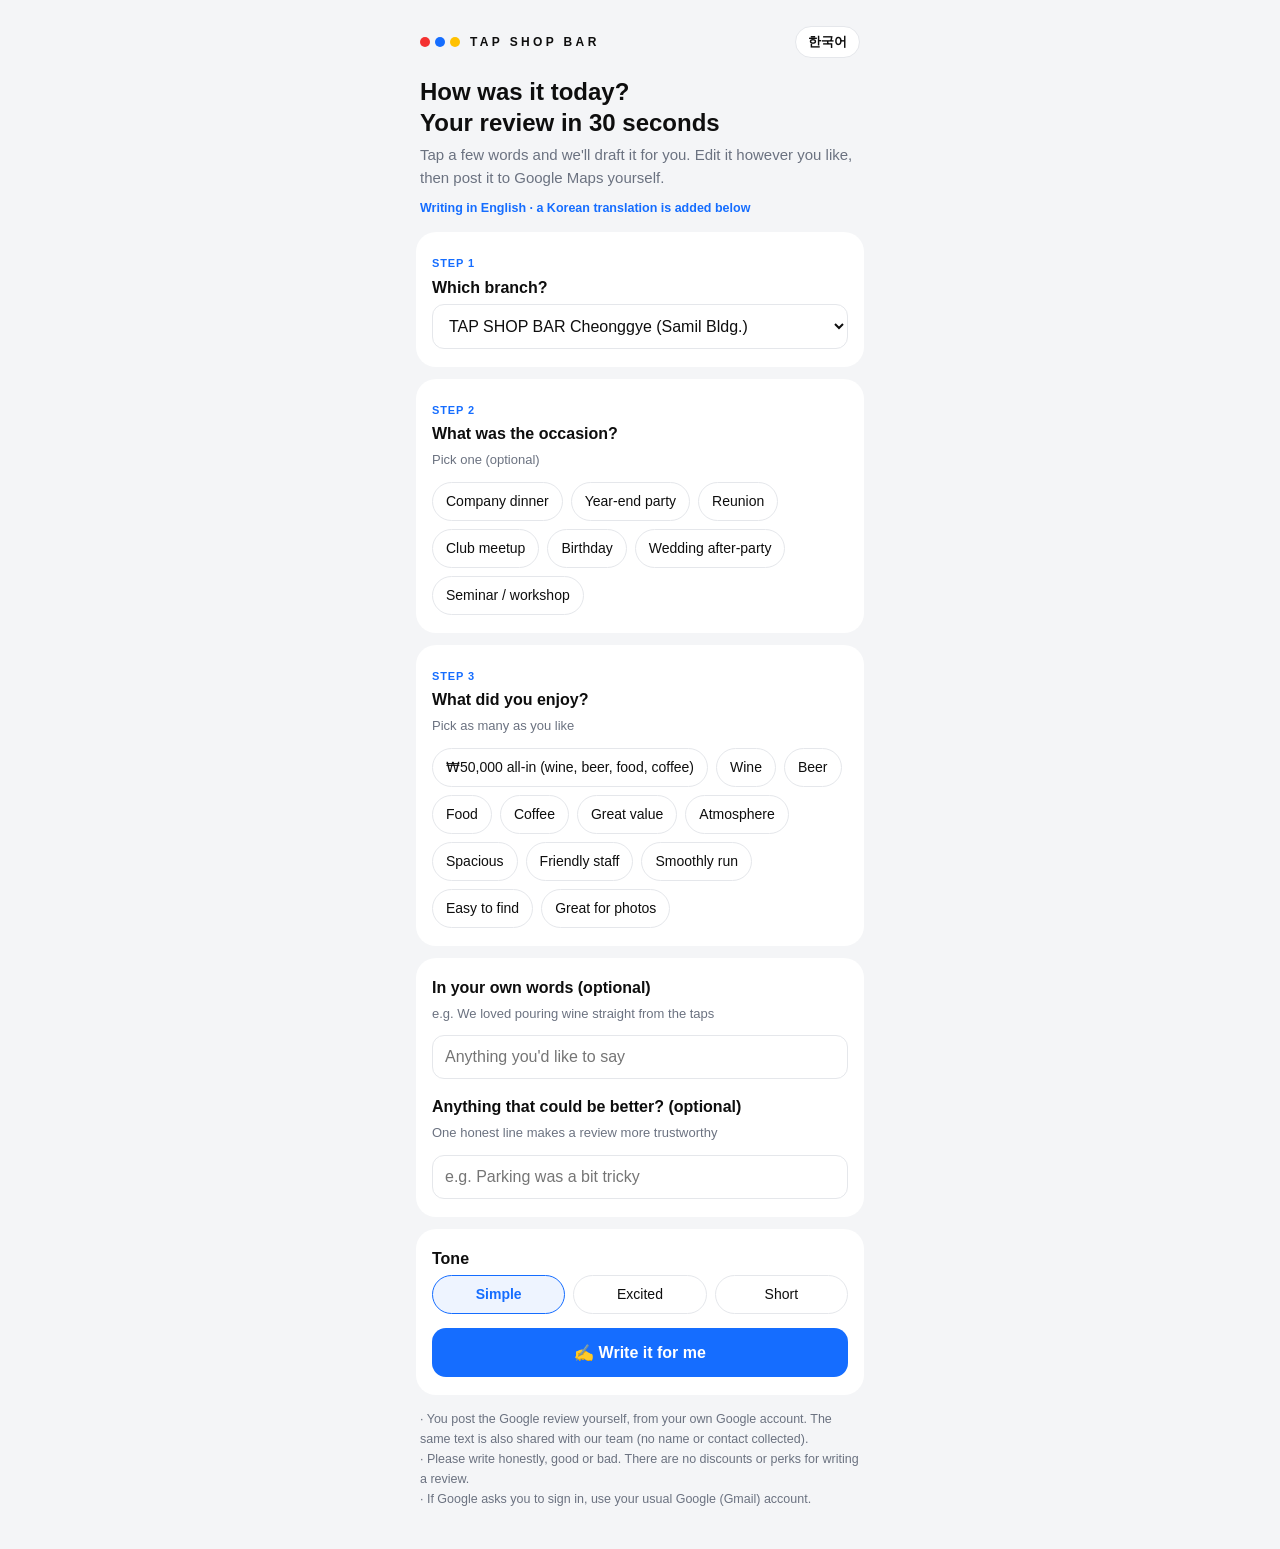
<file: review.html>
<!doctype html>
<html lang="ko">
<head>
<meta charset="utf-8">
<meta name="viewport" content="width=device-width,initial-scale=1,viewport-fit=cover">
<title>TAP SHOP BAR | 후기 도우미</title>
<meta name="robots" content="noindex">
<meta property="og:title" content="탭샵바 | 오늘 어떠셨어요?">
<meta property="og:description" content="단어 몇 개만 고르면 구글 후기가 30초에 끝나요">
<meta property="og:image" content="https://tapshopbar.github.io/event/assets/img/table.jpg">
<link rel="icon" href="https://tapshopbar.github.io/event/assets/img/favicon.png">
<script>
/* 카카오톡 안에서 열리면 기본 브라우저(사파리·크롬)로 넘김: 구글 로그인이 거기 있어서 */
(function(){var ua=navigator.userAgent||'';if(/KAKAOTALK/i.test(ua)&&location.search.indexOf('kx=1')<0){var u=location.href+(location.search?'&':'?')+'kx=1';location.href='kakaotalk://web/openExternal?url='+encodeURIComponent(u);}})();
</script>
<style>
:root{--blue:#156DFF;--red:#F43131;--yel:#FFC100;--ink:#0E0E0E;--sub:#6B7280;--line:#E5E7EB;--bg:#F4F5F7;--wine:#4A0B18}
*{box-sizing:border-box;-webkit-tap-highlight-color:transparent}
body{margin:0;background:var(--bg);color:var(--ink);font-family:-apple-system,BlinkMacSystemFont,"Apple SD Gothic Neo","Pretendard","Noto Sans KR",sans-serif;font-size:16px;line-height:1.5}
.wrap{max-width:480px;margin:0 auto;padding:20px 16px 40px}
.brand{display:flex;align-items:center;gap:10px;margin:6px 4px 18px}
.dots{display:flex;gap:5px}.dots i{width:10px;height:10px;border-radius:50%;display:block}
.dots i:nth-child(1){background:var(--red)}.dots i:nth-child(2){background:var(--blue)}.dots i:nth-child(3){background:var(--yel)}
.brand b{letter-spacing:.28em;font-size:12px;font-weight:700}
h1{font-size:24px;line-height:1.3;margin:0 4px 6px;font-weight:800}
.lead{color:var(--sub);margin:0 4px 18px;font-size:15px}
.card{background:#fff;border-radius:20px;padding:18px 16px;margin-bottom:12px}
.q{font-weight:700;font-size:16px;margin:0 0 4px}
.hint{color:var(--sub);font-size:13px;margin:0 0 12px}
.chips{display:flex;flex-wrap:wrap;gap:8px}
.chip{border:1.5px solid var(--line);background:#fff;border-radius:999px;padding:8px 13px;font-size:14px;cursor:pointer;user-select:none}
.chip.on{border-color:var(--blue);background:#EEF4FF;color:var(--blue);font-weight:700}
select,input[type=text],textarea{width:100%;border:1.5px solid var(--line);border-radius:12px;padding:12px;font-size:16px;font-family:inherit;background:#fff;color:var(--ink)}
textarea{min-height:230px;resize:vertical;line-height:1.6}
.btn:disabled{opacity:.6}
.btn{display:flex;align-items:center;justify-content:center;gap:8px;width:100%;border:0;border-radius:14px;padding:15px;font-size:16px;font-weight:700;cursor:pointer;font-family:inherit}
.primary{background:var(--blue);color:#fff}
.ghost{background:#F2F4F6;color:var(--ink)}
.row{display:flex;gap:8px}.row .btn{flex:1}
.post{display:grid;gap:8px}
.post .btn{justify-content:flex-start;padding:14px 16px;background:#fff;border:1.5px solid var(--line);color:var(--ink)}
.post .btn small{margin-left:auto;color:var(--sub);font-weight:500;font-size:12px}
.badge{width:26px;height:26px;border-radius:8px;display:inline-flex;align-items:center;justify-content:center;color:#fff;font-size:13px;font-weight:800}
.g{background:#4285F4}.n{background:#03C75A}.nb{background:#03C75A}.ig{background:linear-gradient(45deg,#F58529,#DD2A7B,#8134AF)}
.hidden{display:none}
.note{font-size:12.5px;color:var(--sub);line-height:1.6;margin:14px 4px 0}
.toast{position:fixed;left:50%;bottom:28px;transform:translateX(-50%);background:rgba(14,14,14,.92);color:#fff;padding:12px 18px;border-radius:999px;font-size:14px;opacity:0;transition:.25s;pointer-events:none;white-space:nowrap}
.toast.show{opacity:1}
.step{display:inline-block;font-size:11px;font-weight:800;color:var(--blue);letter-spacing:.08em;margin-bottom:4px}
.how{margin:0;padding-left:20px;color:#374151;font-size:14.5px;line-height:1.8}.how b{color:var(--blue)}
.agree{display:flex;gap:8px;align-items:flex-start;font-size:14px;color:#374151;margin-top:14px;line-height:1.5}.agree input{width:18px;height:18px;margin-top:2px;flex:none}
.tone{display:flex;gap:8px}.tone .chip{flex:1;text-align:center}
.brand{justify-content:flex-start}.brand .lang{margin-left:auto;border:1.5px solid var(--line);background:#fff;border-radius:999px;padding:6px 12px;font-size:13px;font-weight:700;color:var(--ink);cursor:pointer;font-family:inherit}
.langnote{font-size:12.5px;color:var(--blue);font-weight:600;margin:-8px 4px 14px}
.kobox{margin-top:12px;background:#F7F8FA;border:1.5px dashed var(--line);border-radius:12px;padding:12px}
.kobox .lbl{font-size:12px;font-weight:700;color:var(--sub);margin-bottom:6px;display:flex;justify-content:space-between}
.kobox textarea{min-height:150px;background:#fff}
</style>
</head>
<body>
<div class="wrap">
  <div class="brand"><div class="dots"><i></i><i></i><i></i></div><b>TAP SHOP BAR</b><button class="lang" id="langBtn" type="button"></button></div>
  <h1 data-t="h1"></h1>
  <p class="lead" data-t="lead"></p>
  <p class="langnote hidden" id="langNote"></p>

  <div class="card"><span class="step">STEP 1</span><p class="q" data-t="q1"></p><select id="branch"></select></div>
  <div class="card"><span class="step">STEP 2</span><p class="q" data-t="q2"></p><p class="hint" data-t="h2"></p><div class="chips" id="occ"></div></div>
  <div class="card"><span class="step">STEP 3</span><p class="q" data-t="q3"></p><p class="hint" data-t="h3"></p><div class="chips" id="likes"></div></div>
  <div class="card">
    <p class="q" data-t="qFree"></p><p class="hint" data-t="hFree"></p>
    <input type="text" id="free" maxlength="150">
    <p class="q" style="margin-top:16px" data-t="qCons"></p><p class="hint" data-t="hCons"></p>
    <input type="text" id="cons" maxlength="150">
  </div>
  <div class="card">
    <p class="q" data-t="qTone"></p>
    <div class="tone chips" id="tone"></div>
    <div style="height:14px"></div>
    <button class="btn primary" id="gen" data-t="gen"></button>
  </div>

  <div class="card hidden" id="out">
    <span class="step">STEP 4</span>
    <p class="q" data-t="q4"></p>
    <textarea id="text"></textarea>
    <div class="kobox hidden" id="koBox"><div class="lbl"><span data-t="koLbl"></span><span id="koState"></span></div><textarea id="ko"></textarea></div>
    <div class="row" style="margin-top:8px">
      <button class="btn ghost" id="again" data-t="again"></button>
      <button class="btn ghost" id="copy" data-t="copy"></button>
    </div>
  </div>

  <div class="card hidden" id="postCard">
    <span class="step">STEP 5</span>
    <p class="q" data-t="q5"></p>
    <button class="btn primary" data-go="google" style="margin:8px 0 14px"><span class="badge g" style="background:#fff;color:#4285F4">G</span><span data-t="goBtn"></span></button>
    <ol class="how" id="how"></ol>
    <label class="agree"><input type="checkbox" id="quote"> <span data-t="agree"></span></label>
    <button class="btn ghost" id="onlyUs" style="margin-top:12px" data-t="onlyUs"></button>
    <p class="hint" style="margin:10px 0 0" data-t="sendHint"></p>
  </div>
  <div class="card hidden" id="thanks" style="text-align:center;padding:28px 16px">
    <div class="dots" style="justify-content:center;margin-bottom:12px"><i></i><i></i><i></i></div>
    <p class="q" style="font-size:19px" data-t="thx1"></p>
    <p class="hint" style="margin:0" data-t="thx2"></p>
  </div>
  <p class="note" data-t="note"></p>
</div>
<div class="toast" id="toast"></div>

<script>
/* ===== 지점 (QR마다 ?s=cheonggye 처럼 고정) ===== */
const BRANCHES = {
  cheonggye: {name:'탭샵바 청계천삼일빌딩점', en:'TAP SHOP BAR Cheonggye (Samil Bldg.)', short:'청계점', google:'ChIJ0Ros8iCjfDURwRv5NNnzdWU', loc:'종각역에서 가까워서'},
  sangam:    {name:'탭샵바 상암MBC점',       en:'TAP SHOP BAR Sangam MBC',            short:'상암점', google:'ChIJmYNiFwCZfDURSdkB04auPnA', loc:'MBC 건물 안이라 찾기 쉬워서'},
  magok:     {name:'탭샵바 마곡점',          en:'TAP SHOP BAR Magok',                 short:'마곡점', google:'ChIJJeTFltOdfDURXVSRH2G8-d0', loc:'마곡역에서 가까워서'},
  dongdaemun:{name:'탭샵바 동대문두타점',    en:'TAP SHOP BAR Dongdaemun (Doota)',    short:'동대문점', google:'ChIJ64lRE5KjfDURStbDId_7-eA', loc:'두타 건물이라 찾기 쉬워서'}
};
/* 후기 받는 곳·초안 쓰기: 같은 Apps Script 웹 앱 (type=review / write / translate) */
const SAVE_API = 'https://script.google.com/macros/s/AKfycbxOZFtdBChQh5_eq9HWDV_SpgMqKOGTnOe4uoVSLc8VNM8wJd93jWZ-sGM5VPAZpAta/exec';
let lastGen = '';
const RID = 'R' + Date.now().toString(36) + Math.random().toString(36).slice(2,6);

/* ===== 화면 글자 (ko 기본 · en · ja · zh, 그 밖의 언어는 화면은 영어, 후기는 그 언어로) ===== */
const OCC_K = ['corp','yearend','alumni','club','bday','wedding','seminar'];
const LIKE_K = ['p50','wine','beer','food','coffee','value','mood','space','staff','smooth','loc','photo'];
const TONE_K = ['plain','fun','short'];
const I18N = {
 ko:{ h1:'오늘 어떠셨어요?<br>30초면 후기 끝나요', lead:'단어 몇 개만 고르시면 문장은 저희가 다듬어 드려요. 마음에 들게 고친 뒤 구글 지도에 직접 올려 주세요.',
  q1:'어느 지점이었나요?', q2:'어떤 자리였나요?', h2:'하나만 골라 주세요 (선택)', q3:'기억에 남는 걸 골라 주세요', h3:'여러 개 골라도 돼요',
  qFree:'직접 한마디 (선택)', hFree:'예: 팀장님이 와인 고르는 거 재밌어하심', pFree:'자유롭게 적어 주세요',
  qCons:'아쉬웠던 점 (선택)', hCons:'솔직한 한 줄이 오히려 믿음을 줘요', pCons:'예: 주차가 조금 불편했어요',
  qTone:'말투', gen:'✍️ 후기 써 줘', writing:'✍️ 쓰는 중…', q4:'이렇게 써 봤어요. 마음대로 고쳐 주세요', again:'↻ 다르게 써 줘', copy:'복사', koLbl:'한국어 번역', 
  q5:'구글 지도에 올리기', goBtn:'복사하고 구글에 올리기',
  how:['위 버튼을 누르면 글이 복사되고 구글 리뷰 창이 열려요','별점을 눌러 주세요','글칸을 길게 눌러 <b>붙여넣기</b>','사진도 한 장 넣어 주시면 최고예요','오른쪽 아래 <b>게시</b>'],
  agree:'탭샵바 홈페이지·SNS에 이름 없이 소개해도 좋아요 (선택)', onlyUs:'구글은 어려워요 · 탭샵바에만 남길게요', sendHint:'버튼을 누르면 이 후기가 탭샵바에도 전해져요. 이름·연락처는 받지 않아요.',
  thx1:'고맙습니다!', thx2:'남겨 주신 후기는 매장 팀에 잘 전할게요.<br>다음에 또 뵈어요.',
  note:'· 구글 후기는 손님 본인의 구글 계정으로, 손님이 직접 올립니다. 버튼을 누르시면 같은 글이 탭샵바에도 전해져 매장 팀이 읽어요(이름·연락처는 받지 않아요).<br>· 좋았던 점도 아쉬웠던 점도 느끼신 그대로 남겨 주세요. 후기 작성에 따른 할인·서비스 혜택은 없습니다.<br>· 구글 로그인 화면이 나오면 평소 쓰시는 구글(Gmail) 계정으로 로그인하시면 돼요.',
  tCopied:'복사했어요', tNeed:'후기 글을 먼저 만들어 주세요', tGo:'복사 완료! 별점 → 글칸 길게 눌러 붙여넣기', langNote:'',
  occ:['회사 회식','송년회','동창 모임','동호회','생일 파티','웨딩 애프터파티','세미나·워크숍'],
  likes:['1인 5만원 구성','와인','맥주','식사','커피','가성비','분위기','넓은 공간','직원 친절','진행이 매끄러움','찾아오기 쉬움','사진 잘 나옴'],
  tone:['담백하게','신나게','짧게'] },
 en:{ h1:'How was it today?<br>Your review in 30 seconds', lead:'Tap a few words and we\'ll draft it for you. Edit it however you like, then post it to Google Maps yourself.',
  q1:'Which branch?', q2:'What was the occasion?', h2:'Pick one (optional)', q3:'What did you enjoy?', h3:'Pick as many as you like',
  qFree:'In your own words (optional)', hFree:'e.g. We loved pouring wine straight from the taps', pFree:'Anything you\'d like to say',
  qCons:'Anything that could be better? (optional)', hCons:'One honest line makes a review more trustworthy', pCons:'e.g. Parking was a bit tricky',
  qTone:'Tone', gen:'✍️ Write it for me', writing:'✍️ Writing…', q4:'Here\'s a draft. Edit freely', again:'↻ Try another', copy:'Copy', koLbl:'Korean translation · copied together',
  q5:'Post to Google Maps', goBtn:'Copy & open Google review',
  how:['Tap the button: your review is copied and Google\'s review window opens','Tap the stars','Long-press the text box and <b>Paste</b>','A photo makes it even better','Tap <b>Post</b>'],
  agree:'OK to feature this on TAP SHOP BAR\'s website/social, without my name (optional)', onlyUs:'Skip Google · just send it to TAP SHOP BAR', sendHint:'Your review is also shared with TAP SHOP BAR. We don\'t collect your name or contact.',
  thx1:'Thank you!', thx2:'We\'ll pass your review on to the team.<br>Hope to see you again.',
  note:'· You post the Google review yourself, from your own Google account. The same text is also shared with our team (no name or contact collected).<br>· Please write honestly, good or bad. There are no discounts or perks for writing a review.<br>· If Google asks you to sign in, use your usual Google (Gmail) account.',
  tCopied:'Copied', tNeed:'Please write your review first', tGo:'Copied! Tap the stars, then long-press to paste', langNote:'Writing in {L} · a Korean translation is added below',
  occ:['Company dinner','Year-end party','Reunion','Club meetup','Birthday','Wedding after-party','Seminar / workshop'],
  likes:['₩50,000 all-in (wine, beer, food, coffee)','Wine','Beer','Food','Coffee','Great value','Atmosphere','Spacious','Friendly staff','Smoothly run','Easy to find','Great for photos'],
  tone:['Simple','Excited','Short'] },
 ja:{ h1:'今日はいかがでしたか?<br>30秒でレビュー完成', lead:'言葉をいくつか選ぶだけで文章を作ります。自由に直してから、ご自身でGoogleマップに投稿してください。',
  q1:'どの店舗でしたか?', q2:'どんな集まりでしたか?', h2:'1つ選んでください(任意)', q3:'よかったものを選んでください', h3:'いくつでも選べます',
  qFree:'ひとこと(任意)', hFree:'例: タップからワインを注ぐのが楽しかった', pFree:'ご自由にどうぞ',
  qCons:'残念だった点(任意)', hCons:'正直なひとことが信頼につながります', pCons:'例: 駐車が少し不便でした',
  qTone:'トーン', gen:'✍️ 書いてもらう', writing:'✍️ 作成中…', q4:'下書きです。自由に直してください', again:'↻ 別の文で', copy:'コピー', koLbl:'韓国語訳 · 一緒にコピーされます',
  q5:'Googleマップに投稿', goBtn:'コピーしてGoogleレビューを開く',
  how:['ボタンを押すと文章がコピーされ、Googleのレビュー画面が開きます','星をタップ','入力欄を長押しして<b>ペースト</b>','写真もあると最高です','<b>投稿</b>をタップ'],
  agree:'名前なしでTAP SHOP BARのサイト・SNSで紹介してもOK(任意)', onlyUs:'Googleは難しい · TAP SHOP BARにだけ送る', sendHint:'このレビューはTAP SHOP BARにも届きます。お名前・連絡先はいただきません。',
  thx1:'ありがとうございます!', thx2:'いただいたレビューは店舗スタッフに伝えます。<br>またのお越しをお待ちしています。',
  note:'· Googleレビューはご本人のGoogleアカウントで、ご自身で投稿します。同じ文章がTAP SHOP BARにも届きます(お名前・連絡先はいただきません)。<br>· 良かった点も残念な点も、感じたままにどうぞ。レビューによる割引・特典はありません。<br>· Googleのログイン画面が出たら、普段お使いのGoogleアカウントでログインしてください。',
  tCopied:'コピーしました', tNeed:'先にレビューを作ってください', tGo:'コピー完了! 星 → 長押しでペースト', langNote:'{L}で作成 · 下に韓国語訳が付きます',
  occ:['会社の会食','忘年会','同窓会','サークル','誕生日','ウェディング二次会','セミナー・ワークショップ'],
  likes:['1人5万ウォン(ワイン・ビール・食事・コーヒー込み)','ワイン','ビール','食事','コーヒー','コスパ','雰囲気','広い空間','親切なスタッフ','進行がスムーズ','行きやすい','写真映え'],
  tone:['落ち着いて','元気に','短く'] },
 zh:{ h1:'今天感觉如何?<br>30秒写好评价', lead:'选几个词，我们帮你写好草稿。随意修改后，由你亲自发布到谷歌地图。',
  q1:'哪家门店?', q2:'是什么聚会?', h2:'选一个(可选)', q3:'哪些让你印象深刻?', h3:'可多选',
  qFree:'说一句(可选)', hFree:'例如: 大家很喜欢从酒头直接接葡萄酒', pFree:'随便写',
  qCons:'不足之处(可选)', hCons:'真实的一句话更可信', pCons:'例如: 停车有点不方便',
  qTone:'语气', gen:'✍️ 帮我写', writing:'✍️ 正在写…', q4:'草稿如下，可随意修改', again:'↻ 换一个', copy:'复制', koLbl:'韩语翻译 · 会一起复制',
  q5:'发布到谷歌地图', goBtn:'复制并打开谷歌评价',
  how:['点按钮后会复制评价并打开谷歌评价窗口','点选星级','长按输入框并<b>粘贴</b>','加一张照片就更好了','点<b>发布</b>'],
  agree:'同意 TAP SHOP BAR 在官网/社交媒体匿名展示(可选)', onlyUs:'不发谷歌 · 只发给 TAP SHOP BAR', sendHint:'这条评价也会发给 TAP SHOP BAR。我们不收集姓名或联系方式。',
  thx1:'谢谢!', thx2:'我们会把你的评价转达给门店团队。<br>期待再次见到你。',
  note:'· 谷歌评价由你用自己的谷歌账号亲自发布。同样的内容也会发给 TAP SHOP BAR(不收集姓名或联系方式)。<br>· 好的、不好的都请如实写。写评价没有折扣或赠品。<br>· 如果出现谷歌登录页面，请用你常用的谷歌账号登录。',
  tCopied:'已复制', tNeed:'请先生成评价', tGo:'已复制! 点星级 → 长按粘贴', langNote:'用{L}撰写 · 下方附韩语翻译',
  occ:['公司聚餐','年终聚会','同学聚会','社团聚会','生日派对','婚礼after party','研讨会/工作坊'],
  likes:['每人5万韩元(含葡萄酒、啤酒、餐食、咖啡)','葡萄酒','啤酒','餐食','咖啡','性价比高','氛围','空间宽敞','员工亲切','流程顺畅','交通方便','适合拍照'],
  tone:['平实','热情','简短'] }
};

/* ===== 언어: 폰 언어 자동 인식, 기본 한국어, 위 토글로 전환 ===== */
const PHONE = new URLSearchParams(location.search).get('lang') || ((navigator.languages && navigator.languages[0]) || navigator.language || 'ko');   // ?lang=fr 로 시험 가능
let cur = /^ko/i.test(PHONE) ? 'ko' : PHONE;           // 후기 언어 (BCP47)
let alt = cur === 'ko' ? 'en' : 'ko';                  // 토글 반대편
const uiOf = l => /^ko/i.test(l) ? 'ko' : /^ja/i.test(l) ? 'ja' : /^zh/i.test(l) ? 'zh' : 'en';
const nativeName = l => { try { const n = new Intl.DisplayNames([l], {type:'language'}).of(l.split('-')[0]); return n.charAt(0).toUpperCase()+n.slice(1); } catch(e){ return l; } };
const enName = l => { try { return new Intl.DisplayNames(['en'], {type:'language'}).of(l); } catch(e){ return l; } };
const isForeign = () => !/^ko/i.test(cur);
let T = I18N[uiOf(cur)];

const $ = id=>document.getElementById(id);
const pick = a=>a[Math.floor(Math.random()*a.length)];
const shuffle = a=>a.map(v=>[Math.random(),v]).sort((x,y)=>x[0]-y[0]).map(v=>v[1]);
const josa = (w,a,b)=>{const c=w.charCodeAt(w.length-1);return (c>=0xAC00&&c<=0xD7A3&&(c-0xAC00)%28)?a:b;};
const params = new URLSearchParams(location.search);
const sel = $('branch');
const state = { occ: null, likes: new Set(), tone: 'plain' };

function chips(el, keys, labels, kind){
  el.innerHTML='';
  keys.forEach((k,i)=>{
    const c=document.createElement('span');c.className='chip';c.textContent=labels[i];c.dataset.k=k;
    const isOn = kind==='likes' ? state.likes.has(k) : state[kind]===k;
    if (isOn) c.classList.add('on');
    c.onclick=()=>{
      if (kind==='likes'){ state.likes.has(k)?state.likes.delete(k):state.likes.add(k); }
      else if (kind==='occ'){ state.occ = state.occ===k ? null : k; }
      else state.tone = k;
      render();
    };
    el.appendChild(c);
  });
}
function render(){
  T = I18N[uiOf(cur)];
  document.documentElement.lang = uiOf(cur);
  document.querySelectorAll('[data-t]').forEach(el=>{ const v=T[el.dataset.t]; if (typeof v==='string') el.innerHTML=v; });
  $('free').placeholder=T.pFree; $('cons').placeholder=T.pCons;
  $('how').innerHTML = T.how.map(x=>'<li>'+x+'</li>').join('');
  $('langBtn').textContent = nativeName(alt);
  $('langNote').textContent = isForeign() ? T.langNote.replace('{L}', nativeName(cur)) : '';
  $('langNote').classList.toggle('hidden', !isForeign());
  $('koBox').classList.toggle('hidden', !isForeign() || !$('text').value);
  const v = sel.value || params.get('s');
  sel.innerHTML=''; Object.entries(BRANCHES).forEach(([k,b])=>{const o=document.createElement('option');o.value=k;o.textContent=uiOf(cur)==='ko'?b.name:b.en;sel.appendChild(o);});
  if (BRANCHES[v]) sel.value = v;
  chips($('occ'),OCC_K,T.occ,'occ'); chips($('likes'),LIKE_K,T.likes,'likes'); chips($('tone'),TONE_K,T.tone,'tone');
}
$('langBtn').onclick=()=>{ [cur,alt]=[alt,cur]; render(); };

/* ===== Gemini가 실패할 때 쓰는 자체 문장 (한국어 / 영어) ===== */
const KO = I18N.ko;
const F = {
  p50:[ '요즘 물가에 1인 5만원으로 와인, 맥주, 식사, 커피까지 다 되는 곳은 처음 봤어요.', '5만원에 와인·맥주·식사·커피가 전부 들어 있어서 다들 놀랐어요.', '1인 5만원 안에 와인부터 커피까지 다 포함이라 총무 입장에서 정산이 정말 편했어요.' ],
  wine:[ '와인 종류가 생각보다 많았고, 탭에서 바로 따라 줘서 그런지 맛이 깔끔했어요.', '와인 좋아하는 사람들은 이것저것 골라 마시는 재미가 있었다고 해요.' ],
  beer:[ '와인 안 마시는 사람은 맥주로 가면 돼서 술 취향이 갈려도 문제없었어요.', '맥주도 같이 나와서 다들 각자 편한 걸로 마셨어요.' ],
  food:[ '음식이 안주 수준이 아니라 한 끼 식사로 충분했어요.', '음식이 넉넉하게 나와서 다들 배부르게 먹었어요.' ],
  coffee:[ '마지막에 커피까지 나와서 깔끔하게 마무리했어요.', '끝나고 커피까지 챙겨 주는 대관은 처음이었어요.' ],
  value:[ '가격 생각하면 정말 남는 장사였어요.' ], mood:[ '시끄럽지 않아서 대화하기 좋았어요.' ], space:[ '인원이 많았는데도 자리가 넉넉했어요.' ],
  staff:[ '직원분들이 테이블마다 세심하게 챙겨 주셨어요.' ], smooth:[ '세팅부터 마무리까지 알아서 해 주셔서 신경 쓸 게 없었어요.' ], photo:[ '조명이 예뻐서 단체 사진이 잘 나왔어요.' ]
};
const FE = { p50:'₩50,000 per person covered wine, beer, food and coffee. Hard to beat these days.', wine:'The wine, poured straight from the taps, was really good.', beer:'Beer was there too, so everyone found something they liked.',
  food:'The food was a proper meal, not just snacks.', coffee:'They even finished with coffee.', value:'Great value for money.', mood:'Relaxed atmosphere, easy to talk.', space:'Plenty of space for a big group.',
  staff:'The staff were friendly and attentive.', smooth:'Everything ran smoothly from start to finish.', loc:'Easy to find.', photo:'Lovely lighting for group photos.' };
function composeKo(){
  const b = BRANCHES[sel.value], occ = state.occ ? KO.occ[OCC_K.indexOf(state.occ)] : '', tone = state.tone;
  const likes=[...state.likes], free=$('free').value.trim(), cons=$('cons').value.trim(), bn=b.short;
  let first = occ ? (tone==='fun' ? `${occ}${josa(occ,'으로','로')} ${bn} 다녀왔는데 대만족이에요!` : `${occ} 자리로 ${bn}${josa(bn,'을','를')} 이용했어요.`) : `${bn}에서 모임을 했어요.`;
  const head = likes.includes('p50')?['p50']:[]; let rest = shuffle(likes.filter(k=>k!=='p50')).slice(0, tone==='short'?1:4);
  const lines=[first]; [...head,...rest].forEach(k=>{ if(k==='loc') lines.push(`${b.loc} 다들 찾아오기 편했어요.`); else if(F[k]) lines.push(pick(F[k])); });
  if (free) lines.push(/[.!?~]$/.test(free)?free:free+'.'); if (cons) lines.push(`아쉬운 점을 하나 꼽자면, ${/[.!?~]$/.test(cons)?cons:cons+'.'}`);
  lines.push(tone==='fun'?'다음 모임도 무조건 여기예요!':'다음 모임도 여기로 하려고요.');
  return lines.join(' ');
}
function composeEn(){
  const b = BRANCHES[sel.value], occ = state.occ ? I18N.en.occ[OCC_K.indexOf(state.occ)].toLowerCase() : 'group event';
  const lines=[`We had our ${occ} at ${b.en}.`]; [...state.likes].slice(0,5).forEach(k=>FE[k]&&lines.push(FE[k]));
  const free=$('free').value.trim(), cons=$('cons').value.trim(); if (free) lines.push(free); if (cons) lines.push('One thing to improve: '+cons);
  lines.push('Would come back!'); return lines.join(' ');
}

/* ===== 초안 쓰기: Gemini 무료 등급 → 실패하면 자체 문장 ===== */
async function api(params, ms){
  const ctl = new AbortController(); const t = setTimeout(()=>ctl.abort(), ms||9000);
  try { const r = await fetch(SAVE_API,{method:'POST',body:new URLSearchParams(params),credentials:'omit',signal:ctl.signal}); return await r.json(); }
  finally { clearTimeout(t); }
}
async function write(again){
  const p = { type:'write', branch:BRANCHES[sel.value].short, branchEn:BRANCHES[sel.value].en, occ: state.occ ? KO.occ[OCC_K.indexOf(state.occ)] : '',
    likes:[...state.likes].map(k=>KO.likes[LIKE_K.indexOf(k)]).join(', '), free:$('free').value, cons:$('cons').value,
    occEn: state.occ ? I18N.en.occ[OCC_K.indexOf(state.occ)] : '', likesEn:[...state.likes].map(k=>I18N.en.likes[LIKE_K.indexOf(k)]).join(', '),
    tone: KO.tone[TONE_K.indexOf(state.tone)], again: again?'1':'', lang: isForeign()?cur:'ko', langName: isForeign()?enName(cur):'' };
  try { const j = await api(p, isForeign()?12000:8000); if (j && j.ok && j.text) return { text:j.text, ko:j.ko||'' }; } catch(e){}
  return isForeign() ? { text: composeEn(), ko: composeKo() } : { text: composeKo(), ko:'' };
}
async function gen(e){
  const again = e && e.currentTarget && e.currentTarget.id==='again';
  const b1=$('gen'), b2=$('again');
  b1.disabled=b2.disabled=true; b1.textContent=T.writing; if(again) b2.textContent=T.writing;
  try{ const r = await write(again); $('text').value = r.text; $('ko').value = r.ko; koFor = r.text; }
  finally { b1.disabled=b2.disabled=false; b1.textContent=T.gen; b2.textContent=T.again; }
  lastGen = $('text').value;
  $('koState').textContent='';
  $('out').classList.remove('hidden'); $('postCard').classList.remove('hidden'); $('koBox').classList.toggle('hidden', !isForeign());
  $('out').scrollIntoView({behavior:'smooth',block:'start'});
}
$('gen').onclick=gen; $('again').onclick=gen;

/* 외국어 글을 손님이 고치면 1.5초 뒤 한국어 번역도 다시 */
let koFor = '', koTimer = null;
$('text').addEventListener('input', ()=>{
  if (!isForeign()) return;
  clearTimeout(koTimer); $('koState').textContent='…';
  koTimer = setTimeout(async()=>{
    const v = $('text').value.trim(); if (!v || v===koFor) { $('koState').textContent=''; return; }
    try { const j = await api({type:'translate', text:v}, 9000); if (j && j.ok && j.ko && $('text').value.trim()===v) { $('ko').value=j.ko; koFor=v; } } catch(e){}
    $('koState').textContent='';
  }, 1500);
});

/* ===== 복사·저장·이동 ===== */
function payload(){
  const v=$('text').value.trim(), k=$('ko').value.trim();
  return (isForeign() && k) ? v + '\n\n(한국어 번역)\n' + k : v;
}
function toast(m){const t=$('toast');t.textContent=m;t.classList.add('show');setTimeout(()=>t.classList.remove('show'),2400);}
async function copy(){
  const v=payload();
  try{ await Promise.race([navigator.clipboard.writeText(v), new Promise((_,r)=>setTimeout(()=>r(new Error('t')),1200))]); }
  catch(e){ const ta=document.createElement('textarea'); ta.value=v; document.body.appendChild(ta); ta.select(); try{document.execCommand('copy');}catch(_){} ta.remove(); }
}
$('copy').onclick=async()=>{await copy();toast(T.tCopied);};
function save(action){
  const body = new URLSearchParams({ type:'review', rid:RID, branch:sel.value, occ: state.occ ? KO.occ[OCC_K.indexOf(state.occ)] : '',
    likes:[...state.likes].map(k=>KO.likes[LIKE_K.indexOf(k)]).join(', '), tone:KO.tone[TONE_K.indexOf(state.tone)], text:payload(),
    cons:$('cons').value, action, lang: cur,
    own:[$('free').value.trim()?'한마디':'', ($('text').value.trim()!==lastGen.trim())?'고침':''].filter(Boolean).join(' '), quote:$('quote').checked?'1':'' });
  /* 쿠키 없이: 구글 여러 계정 로그인 상태면 Apps Script가 쿠키 붙은 요청을 거부함 */
  fetch(SAVE_API,{method:'POST',body,mode:'no-cors',credentials:'omit',keepalive:true}).catch(()=>{});
}
$('onlyUs').onclick=()=>{
  if (!$('text').value.trim()) return toast(T.tNeed);
  save('only');
  $('out').classList.add('hidden'); $('postCard').classList.add('hidden'); $('thanks').classList.remove('hidden');
  $('thanks').scrollIntoView({behavior:'smooth',block:'center'});
};
document.querySelectorAll('[data-go]').forEach(btn=>btn.onclick=async()=>{
  const b = BRANCHES[sel.value]; save('google'); await copy();
  toast(T.tGo);
  setTimeout(()=>{ location.href = 'https://search.google.com/local/writereview?placeid='+b.google+(isForeign()?'&hl='+encodeURIComponent(cur):''); }, 700);
});
render();
</script>
</body>
</html>
</file>
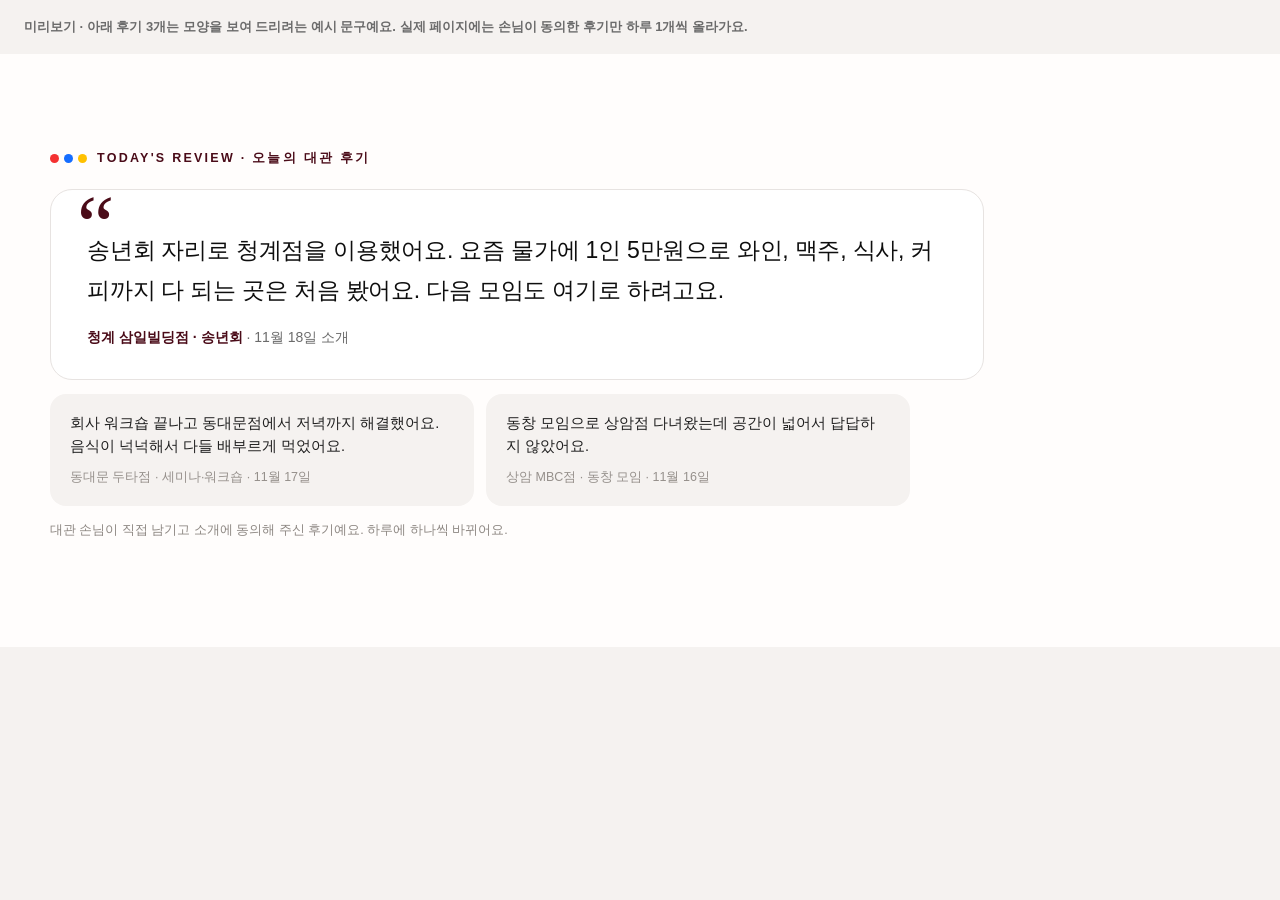
<file: reviews-preview.html>
<!doctype html>
<html lang="ko">
<head>
<meta charset="utf-8">
<meta name="viewport" content="width=device-width,initial-scale=1">
<meta name="robots" content="noindex">
<title>오늘의 대관 후기 · 미리보기</title>
<style>body{margin:0;background:#F5F2F0}.hd{padding:18px 24px;font:600 13px -apple-system,sans-serif;color:#6b6b6b}</style>
<script>/* 미리보기 전용: 실제 데이터 대신 예시 문구 3개 */(function(){var f=window.fetch;window.fetch=function(u,o){if(String(u).indexOf('type=reviews')>-1){return Promise.resolve(new Response(JSON.stringify({ok:true,items:[{text:"송년회 자리로 청계점을 이용했어요. 요즘 물가에 1인 5만원으로 와인, 맥주, 식사, 커피까지 다 되는 곳은 처음 봤어요. 다음 모임도 여기로 하려고요.",branch:"청계",occ:"송년회",date:"2026-11-18"},{text:"회사 워크숍 끝나고 동대문점에서 저녁까지 해결했어요. 음식이 넉넉해서 다들 배부르게 먹었어요.",branch:"동대문",occ:"세미나·워크숍",date:"2026-11-17"},{text:"동창 모임으로 상암점 다녀왔는데 공간이 넓어서 답답하지 않았어요.",branch:"상암",occ:"동창 모임",date:"2026-11-16"}]})));}return f.apply(this,arguments)}})();</script>
</head>
<body>
<div class="hd">미리보기 · 아래 후기 3개는 모양을 보여 드리려는 예시 문구예요. 실제 페이지에는 손님이 동의한 후기만 하루 1개씩 올라가요.</div>
<div id="tsb-today-review"></div>
<script src="assets/today-review.js" defer></script>
</body>
</html>
</file>
